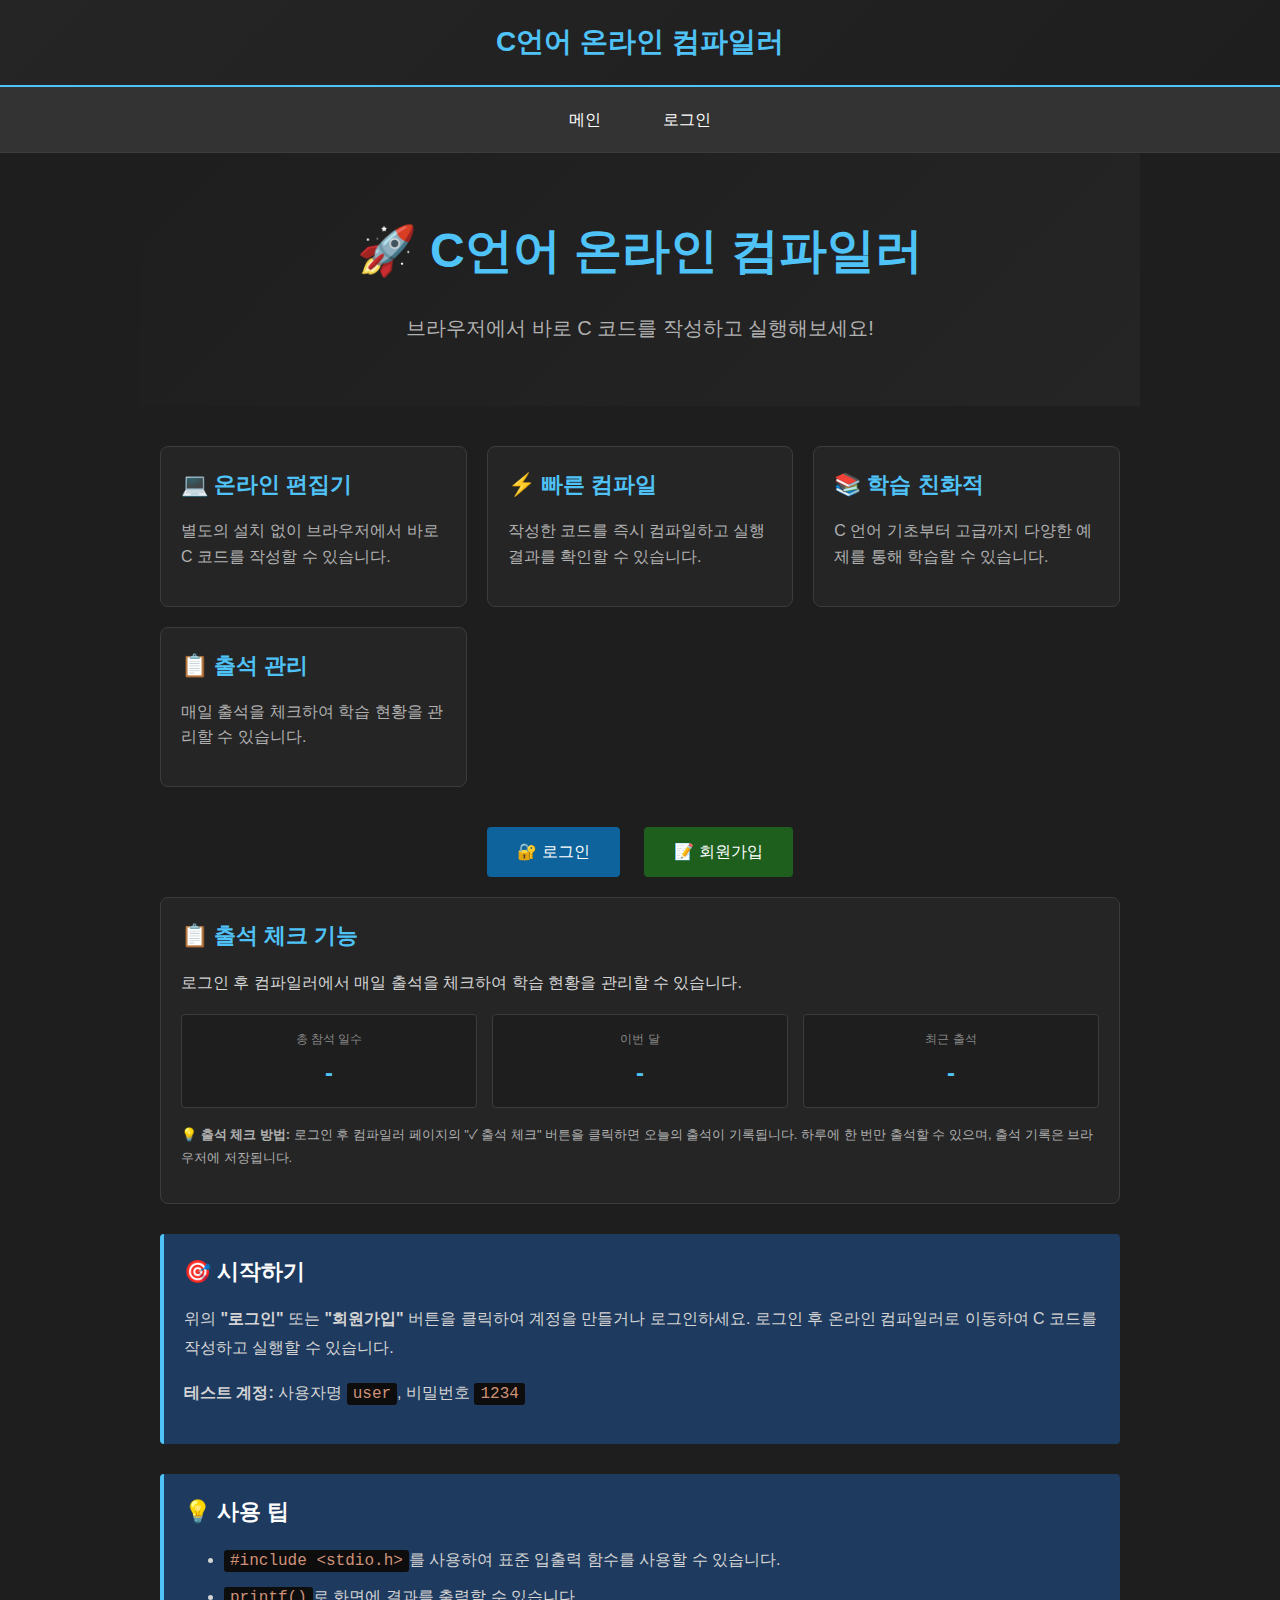
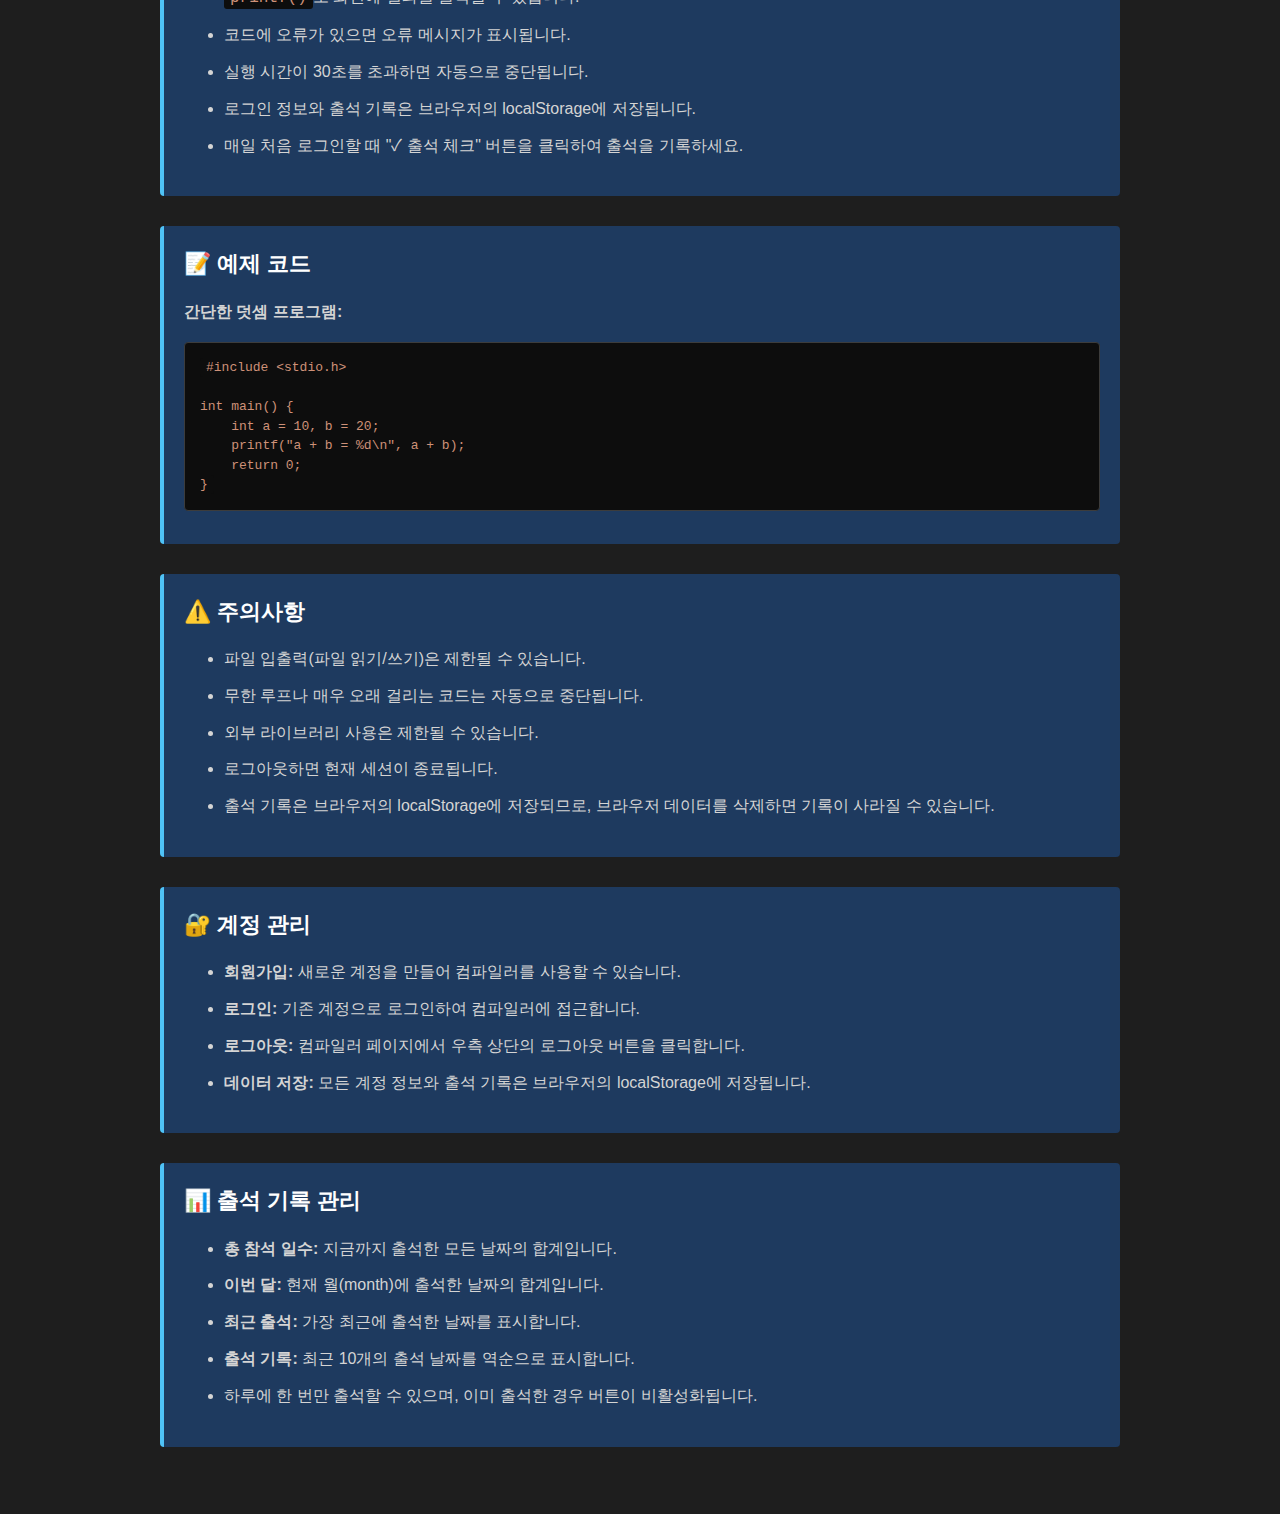
<file: index.html>
<!DOCTYPE html>
<html lang="ko">
<head>
  <meta charset="UTF-8">
  <meta name="viewport" content="width=device-width, initial-scale=1.0">
  <title>C언어 코딩 학습 사이트</title>
  <link rel="stylesheet" href="styles.css">
  <style>
    .hero {
      text-align: center;
      padding: 60px 20px;
      background: linear-gradient(135deg, #1e1e1e 0%, #252526 100%);
      margin: -40px -20px 40px -20px;
    }

    .hero h1 {
      font-size: 48px;
      margin: 0 0 20px 0;
      color: #4fc3f7;
    }

    .hero p {
      font-size: 20px;
      color: #b0b0b0;
      margin: 0;
    }

    .features {
      display: grid;
      grid-template-columns: repeat(auto-fit, minmax(250px, 1fr));
      gap: 20px;
      margin: 40px 0;
    }

    .feature-card {
      background-color: #252526;
      border: 1px solid #3c3c3c;
      border-radius: 8px;
      padding: 20px;
      transition: all 0.3s ease;
    }

    .feature-card:hover {
      border-color: #4fc3f7;
      box-shadow: 0 0 10px rgba(79, 195, 247, 0.2);
      transform: translateY(-5px);
    }

    .feature-card h3 {
      color: #4fc3f7;
      margin-top: 0;
    }

    .feature-card p {
      color: #b0b0b0;
      line-height: 1.6;
    }

    .cta-button {
      display: inline-block;
      background-color: #0e639c;
      color: #ffffff;
      padding: 15px 40px;
      text-decoration: none;
      border-radius: 4px;
      font-size: 18px;
      margin-top: 20px;
      transition: background-color 0.3s;
    }

    .cta-button:hover {
      background-color: #1177bb;
    }

    .info-section {
      background-color: #1e3a5f;
      border-left: 4px solid #4fc3f7;
      padding: 20px;
      border-radius: 4px;
      margin: 30px 0;
    }

    .info-section h3 {
      margin-top: 0;
    }

    code {
      background-color: #0d0d0d;
      padding: 2px 6px;
      border-radius: 3px;
      font-family: 'Consolas', monospace;
    }

    .auth-buttons {
      text-align: center;
      margin: 20px 0;
    }

    .auth-btn {
      display: inline-block;
      margin: 0 10px;
      padding: 12px 30px;
      background-color: #0e639c;
      color: white;
      text-decoration: none;
      border-radius: 4px;
      font-size: 16px;
      transition: background-color 0.3s;
    }

    .auth-btn:hover {
      background-color: #1177bb;
    }

    .auth-btn.signup {
      background-color: #1e5f1e;
    }

    .auth-btn.signup:hover {
      background-color: #2a7f2a;
    }

    .attendance-preview {
      background-color: #252526;
      border: 1px solid #3c3c3c;
      border-radius: 8px;
      padding: 20px;
      margin: 20px 0;
    }

    .attendance-preview h3 {
      color: #4fc3f7;
      margin-top: 0;
    }

    .attendance-preview-grid {
      display: grid;
      grid-template-columns: repeat(auto-fit, minmax(150px, 1fr));
      gap: 15px;
      margin: 15px 0;
    }

    .preview-stat {
      background-color: #1e1e1e;
      border: 1px solid #3c3c3c;
      border-radius: 4px;
      padding: 15px;
      text-align: center;
    }

    .preview-stat-label {
      color: #888888;
      font-size: 12px;
      margin-bottom: 5px;
    }

    .preview-stat-value {
      color: #4fc3f7;
      font-size: 24px;
      font-weight: bold;
    }
  </style>
</head>
<body>
<header>C언어 온라인 컴파일러</header>

<nav>
  <a href="index.html">메인</a>
  <a href="login.html">로그인</a>
</nav>

<div class="container">
  <div class="hero">
    <h1>🚀 C언어 온라인 컴파일러</h1>
    <p>브라우저에서 바로 C 코드를 작성하고 실행해보세요!</p>
  </div>

  <div class="features">
    <div class="feature-card">
      <h3>💻 온라인 편집기</h3>
      <p>별도의 설치 없이 브라우저에서 바로 C 코드를 작성할 수 있습니다.</p>
    </div>

    <div class="feature-card">
      <h3>⚡ 빠른 컴파일</h3>
      <p>작성한 코드를 즉시 컴파일하고 실행 결과를 확인할 수 있습니다.</p>
    </div>

    <div class="feature-card">
      <h3>📚 학습 친화적</h3>
      <p>C 언어 기초부터 고급까지 다양한 예제를 통해 학습할 수 있습니다.</p>
    </div>

    <div class="feature-card">
      <h3>📋 출석 관리</h3>
      <p>매일 출석을 체크하여 학습 현황을 관리할 수 있습니다.</p>
    </div>
  </div>

  <div class="auth-buttons">
    <a href="login.html" class="auth-btn">🔐 로그인</a>
    <a href="signup.html" class="auth-btn signup">📝 회원가입</a>
  </div>

  <!-- 출석 체크 기능 설명 -->
  <div class="attendance-preview">
    <h3>📋 출석 체크 기능</h3>
    <p>로그인 후 컴파일러에서 매일 출석을 체크하여 학습 현황을 관리할 수 있습니다.</p>
    
    <div class="attendance-preview-grid">
      <div class="preview-stat">
        <div class="preview-stat-label">총 참석 일수</div>
        <div class="preview-stat-value">-</div>
      </div>
      <div class="preview-stat">
        <div class="preview-stat-label">이번 달</div>
        <div class="preview-stat-value">-</div>
      </div>
      <div class="preview-stat">
        <div class="preview-stat-label">최근 출석</div>
        <div class="preview-stat-value">-</div>
      </div>
    </div>

    <p style="color: #b0b0b0; font-size: 13px;">
      💡 <strong>출석 체크 방법:</strong> 로그인 후 컴파일러 페이지의 "✓ 출석 체크" 버튼을 클릭하면 오늘의 출석이 기록됩니다. 
      하루에 한 번만 출석할 수 있으며, 출석 기록은 브라우저에 저장됩니다.
    </p>
  </div>

  <div class="info-section">
    <h3>🎯 시작하기</h3>
    <p>위의 <strong>"로그인"</strong> 또는 <strong>"회원가입"</strong> 버튼을 클릭하여 계정을 만들거나 로그인하세요. 로그인 후 온라인 컴파일러로 이동하여 C 코드를 작성하고 실행할 수 있습니다.</p>
    <p><strong>테스트 계정:</strong> 사용자명 <code>user</code>, 비밀번호 <code>1234</code></p>
  </div>

  <div class="info-section">
    <h3>💡 사용 팁</h3>
    <ul>
      <li><code>#include &lt;stdio.h&gt;</code>를 사용하여 표준 입출력 함수를 사용할 수 있습니다.</li>
      <li><code>printf()</code>로 화면에 결과를 출력할 수 있습니다.</li>
      <li>코드에 오류가 있으면 오류 메시지가 표시됩니다.</li>
      <li>실행 시간이 30초를 초과하면 자동으로 중단됩니다.</li>
      <li>로그인 정보와 출석 기록은 브라우저의 localStorage에 저장됩니다.</li>
      <li>매일 처음 로그인할 때 "✓ 출석 체크" 버튼을 클릭하여 출석을 기록하세요.</li>
    </ul>
  </div>

  <div class="info-section">
    <h3>📝 예제 코드</h3>
    <p><strong>간단한 덧셈 프로그램:</strong></p>
    <pre style="background-color: #0d0d0d; padding: 15px; border-radius: 4px; overflow-x: auto;"><code>#include &lt;stdio.h&gt;

int main() {
    int a = 10, b = 20;
    printf("a + b = %d\n", a + b);
    return 0;
}</code></pre>
  </div>

  <div class="info-section">
    <h3>⚠️ 주의사항</h3>
    <ul>
      <li>파일 입출력(파일 읽기/쓰기)은 제한될 수 있습니다.</li>
      <li>무한 루프나 매우 오래 걸리는 코드는 자동으로 중단됩니다.</li>
      <li>외부 라이브러리 사용은 제한될 수 있습니다.</li>
      <li>로그아웃하면 현재 세션이 종료됩니다.</li>
      <li>출석 기록은 브라우저의 localStorage에 저장되므로, 브라우저 데이터를 삭제하면 기록이 사라질 수 있습니다.</li>
    </ul>
  </div>

  <div class="info-section">
    <h3>🔐 계정 관리</h3>
    <ul>
      <li><strong>회원가입:</strong> 새로운 계정을 만들어 컴파일러를 사용할 수 있습니다.</li>
      <li><strong>로그인:</strong> 기존 계정으로 로그인하여 컴파일러에 접근합니다.</li>
      <li><strong>로그아웃:</strong> 컴파일러 페이지에서 우측 상단의 로그아웃 버튼을 클릭합니다.</li>
      <li><strong>데이터 저장:</strong> 모든 계정 정보와 출석 기록은 브라우저의 localStorage에 저장됩니다.</li>
    </ul>
  </div>

  <div class="info-section">
    <h3>📊 출석 기록 관리</h3>
    <ul>
      <li><strong>총 참석 일수:</strong> 지금까지 출석한 모든 날짜의 합계입니다.</li>
      <li><strong>이번 달:</strong> 현재 월(month)에 출석한 날짜의 합계입니다.</li>
      <li><strong>최근 출석:</strong> 가장 최근에 출석한 날짜를 표시합니다.</li>
      <li><strong>출석 기록:</strong> 최근 10개의 출석 날짜를 역순으로 표시합니다.</li>
      <li>하루에 한 번만 출석할 수 있으며, 이미 출석한 경우 버튼이 비활성화됩니다.</li>
    </ul>
  </div>
</div>

<script>
// 페이지 로드 시 로그인 상태 확인
window.addEventListener('load', () => {
  const currentUser = localStorage.getItem('currentUser');
  if (currentUser) {
    // 이미 로그인되어 있으면 editor.html로 리다이렉트
    // (선택사항: 사용자가 메인 페이지를 보고 싶으면 이 부분 제거)
  }
});
</script>
</body>
</html>
</file>
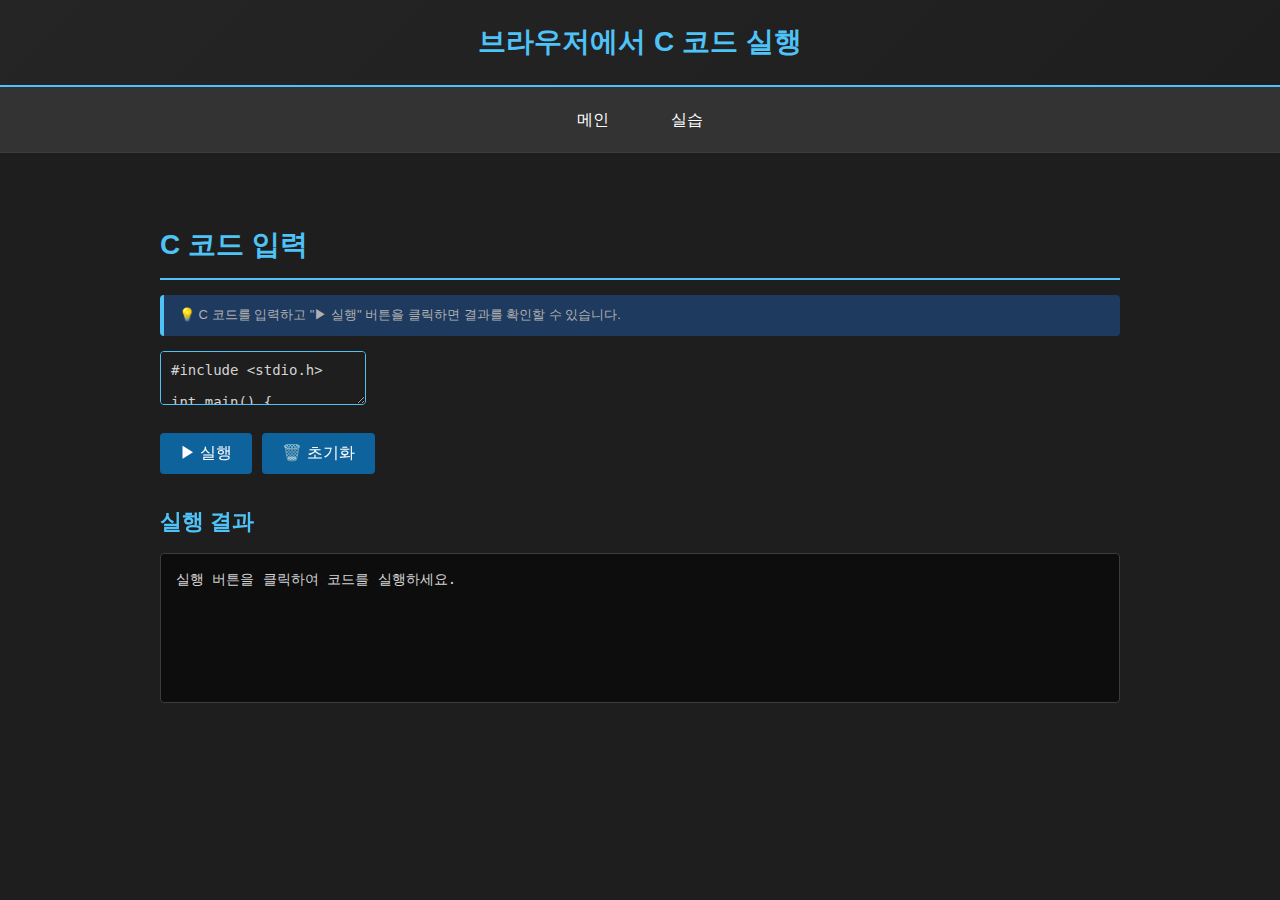
<file: editor.html>
<!DOCTYPE html>
<html lang="ko">
<head>
<meta charset="UTF-8">
<meta name="viewport" content="width=device-width, initial-scale=1.0">
<title>C언어 온라인 컴파일러</title>
<link rel="stylesheet" href="styles.css">
<style>
  #output {
    background-color: #0d0d0d;
    border: 1px solid #3c3c3c;
    padding: 15px;
    border-radius: 4px;
    min-height: 150px;
    max-height: 400px;
    overflow-y: auto;
    font-size: 14px;
    line-height: 1.5;
    white-space: pre-wrap;
    word-wrap: break-word;
  }

  .button-group {
    display: flex;
    gap: 10px;
    margin: 20px 0;
  }

  button {
    background-color: #0e639c;
    color: #ffffff;
    border: none;
    padding: 10px 20px;
    font-size: 16px;
    border-radius: 4px;
    cursor: pointer;
    transition: background-color 0.3s;
  }

  button:hover {
    background-color: #1177bb;
  }

  button:active {
    background-color: #0d5a8f;
  }

  button:disabled {
    background-color: #555555;
    cursor: not-allowed;
  }

  .status {
    margin-top: 10px;
    padding: 10px;
    border-radius: 4px;
    font-size: 14px;
    display: none;
  }

  .status.info {
    background-color: #1e3a5f;
    color: #4fc3f7;
    display: block;
  }

  .status.error {
    background-color: #5f1e1e;
    color: #ff6b6b;
    display: block;
  }

  .status.success {
    background-color: #1e5f1e;
    color: #6bff6b;
    display: block;
  }

  textarea {
    background-color: #1e1e1e;
    color: #d4d4d4;
    border: 1px solid #3c3c3c;
    padding: 10px;
    font-family: 'Consolas', 'Monaco', monospace;
    font-size: 14px;
    border-radius: 4px;
  }

  textarea:focus {
    outline: none;
    border-color: #4fc3f7;
  }

  h2, h3 {
    color: #4fc3f7;
    margin-top: 30px;
  }

  .info-box {
    background-color: #1e3a5f;
    border-left: 4px solid #4fc3f7;
    padding: 10px 15px;
    margin: 15px 0;
    border-radius: 4px;
    font-size: 13px;
    color: #b0b0b0;
  }
</style>
</head>
<body>
<header>브라우저에서 C 코드 실행</header>

<nav>
  <a href="index.html">메인</a>
  <a href="editor.html">실습</a>
</nav>

<div class="container">
  <h2>C 코드 입력</h2>
  <div class="info-box">
    💡 C 코드를 입력하고 "▶ 실행" 버튼을 클릭하면 결과를 확인할 수 있습니다.
  </div>
  
  <textarea id="code" placeholder="C 코드를 여기에 입력하세요...">#include <stdio.h>

int main() {
    printf("Hello from C!\n");
    return 0;
}</textarea>
  
  <div class="button-group">
    <button id="runBtn" onclick="runCode()">▶ 실행</button>
    <button id="clearBtn" onclick="clearCode()">🗑️ 초기화</button>
  </div>

  <div id="status" class="status"></div>

  <h3>실행 결과</h3>
  <pre id="output">실행 버튼을 클릭하여 코드를 실행하세요.</pre>
</div>

<script>
// Paiza API 설정
const PAIZA_API_KEY = 'guest'; // 공개 API 키 (제한된 기능)
const PAIZA_API_URL = 'https://api.paiza.io/api/v1/runners/create';

// 상태 메시지 표시 함수
function showStatus(message, type = 'info') {
  const statusEl = document.getElementById('status');
  statusEl.textContent = message;
  statusEl.className = `status ${type}`;
  
  if (type === 'success' || type === 'error') {
    setTimeout(() => {
      statusEl.className = 'status';
    }, 3000);
  }
}

// 코드 실행 함수
async function runCode() {
  const code = document.getElementById('code').value;
  const output = document.getElementById('output');
  const runBtn = document.getElementById('runBtn');

  if (!code.trim()) {
    showStatus('❌ 코드를 입력해주세요.', 'error');
    return;
  }

  // UI 업데이트
  runBtn.disabled = true;
  output.textContent = '⏳ 코드 실행 중...\n\n(서버에서 컴파일 중입니다...)';
  showStatus('⏳ 코드를 서버에 전송하고 있습니다...', 'info');

  try {
    // Paiza API를 사용한 C 코드 컴파일
    const response = await fetch(PAIZA_API_URL, {
      method: 'POST',
      headers: {
        'Content-Type': 'application/x-www-form-urlencoded',
      },
      body: new URLSearchParams({
        'language': 'c',
        'source_code': code,
        'api_key': PAIZA_API_KEY,
      }),
    });

    if (!response.ok) {
      throw new Error(`HTTP error! status: ${response.status}`);
    }

    const data = await response.json();

    if (data.error) {
      showStatus(`❌ 오류: ${data.error}`, 'error');
      output.textContent = `❌ 컴파일 오류:\n${data.error}`;
      return;
    }

    const executionId = data.id;

    // 실행 결과 조회 (폴링)
    let attempts = 0;
    const maxAttempts = 30; // 최대 30초 대기

    const checkResult = async () => {
      attempts++;

      const statusResponse = await fetch(
        `https://api.paiza.io/api/v1/runners/get_status?id=${executionId}&api_key=${PAIZA_API_KEY}`
      );

      const statusData = await statusResponse.json();

      if (statusData.status === 'completed') {
        // 결과 출력
        let resultText = '';

        if (statusData.stdout) {
          resultText += '📤 표준 출력:\n' + statusData.stdout;
        }

        if (statusData.stderr) {
          if (resultText) resultText += '\n\n';
          resultText += '⚠️ 오류 출력:\n' + statusData.stderr;
        }

        if (!statusData.stdout && !statusData.stderr) {
          resultText = '✅ 코드가 성공적으로 실행되었습니다.\n(출력 없음)';
        }

        output.textContent = resultText;
        showStatus('✅ 코드 실행이 완료되었습니다.', 'success');
        return;
      } else if (statusData.status === 'running') {
        output.textContent = `⏳ 코드 실행 중...\n\n(${attempts}초 경과)`;

        if (attempts < maxAttempts) {
          setTimeout(checkResult, 1000);
        } else {
          showStatus('❌ 실행 시간 초과 (30초 이상)', 'error');
          output.textContent = '❌ 실행 시간이 초과되었습니다.\n코드를 확인하고 다시 시도해주세요.';
        }
      } else if (statusData.status === 'failed') {
        showStatus('❌ 코드 실행 실패', 'error');
        output.textContent = `❌ 실행 실패:\n${statusData.stderr || '알 수 없는 오류'}`;
      }
    };

    // 첫 번째 상태 확인
    setTimeout(checkResult, 500);

  } catch (error) {
    showStatus(`❌ 오류 발생: ${error.message}`, 'error');
    output.textContent = `❌ 오류 발생:\n${error.message}\n\n팁: 인터넷 연결을 확인하고 다시 시도해주세요.`;
  } finally {
    runBtn.disabled = false;
  }
}

// 코드 초기화 함수
function clearCode() {
  if (confirm('코드를 초기화하시겠습니까?')) {
    document.getElementById('code').value = '#include <stdio.h>\n\nint main() {\n    printf("Hello from C!\\n");\n    return 0;\n}';
    document.getElementById('output').textContent = '실행 버튼을 클릭하여 코드를 실행하세요.';
    document.getElementById('status').className = 'status';
  }
}

// 페이지 로드 시 코드 영역에 포커스
window.addEventListener('load', () => {
  document.getElementById('code').focus();
});
</script>
</body>
</html>
</file>
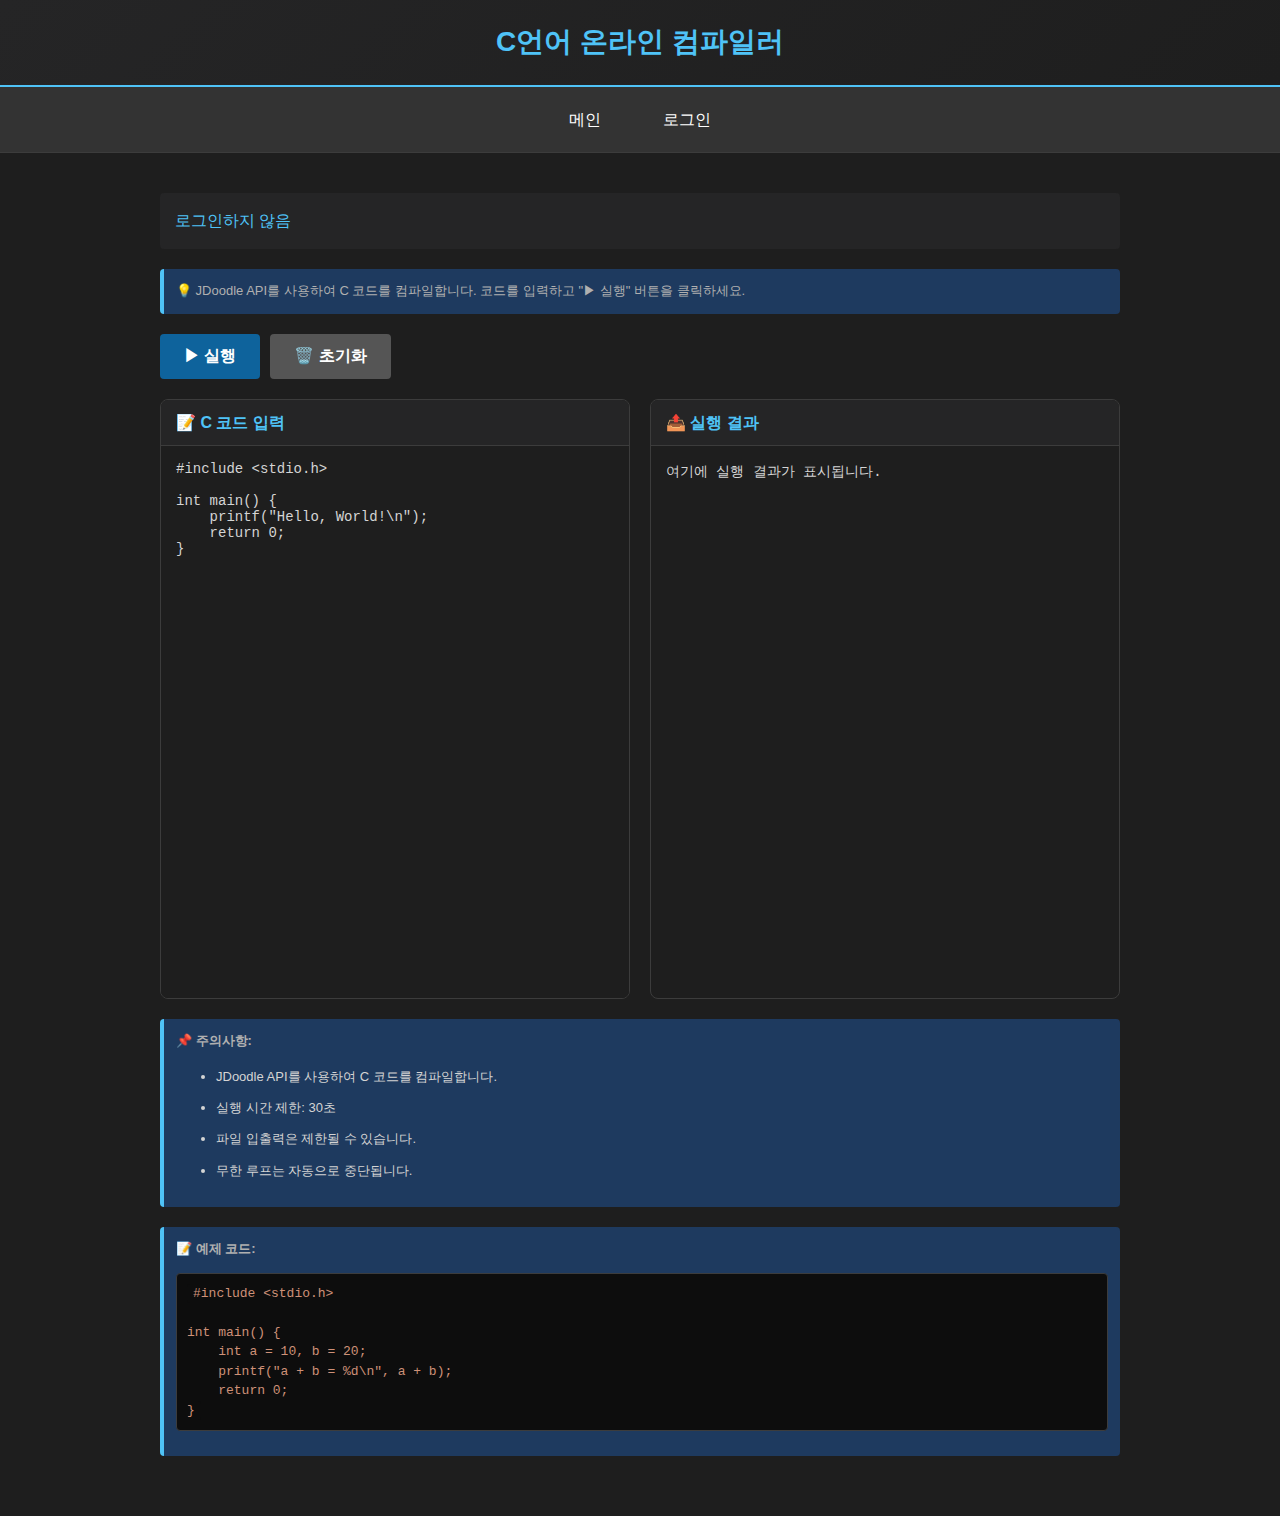
<file: editor_jdoodle.html>
<!DOCTYPE html>
<html lang="ko">
<head>
  <meta charset="UTF-8">
  <meta name="viewport" content="width=device-width, initial-scale=1.0">
  <title>C코드 입력 - JDoodle API 사용</title>
  <link rel="stylesheet" href="styles.css">
  <style>
    .editor-container {
      display: grid;
      grid-template-columns: 1fr 1fr;
      gap: 20px;
      margin: 20px 0;
      height: 600px;
    }

    .editor-section, .output-section {
      display: flex;
      flex-direction: column;
      background-color: #1e1e1e;
      border: 1px solid #3c3c3c;
      border-radius: 8px;
      overflow: hidden;
    }

    .section-title {
      background-color: #252526;
      padding: 10px 15px;
      color: #4fc3f7;
      font-weight: bold;
      border-bottom: 1px solid #3c3c3c;
    }

    textarea {
      flex: 1;
      padding: 15px;
      background-color: #1e1e1e;
      color: #d4d4d4;
      border: none;
      font-family: 'Consolas', 'Monaco', monospace;
      font-size: 14px;
      resize: none;
      outline: none;
    }

    textarea:focus {
      background-color: #252526;
    }

    .output-content {
      flex: 1;
      padding: 15px;
      color: #d4d4d4;
      font-family: 'Consolas', 'Monaco', monospace;
      font-size: 14px;
      overflow-y: auto;
      white-space: pre-wrap;
      word-wrap: break-word;
    }

    .output-content.error {
      color: #ff6b6b;
    }

    .output-content.success {
      color: #6bff6b;
    }

    .button-group {
      display: flex;
      gap: 10px;
      margin: 20px 0;
      flex-wrap: wrap;
    }

    button {
      padding: 12px 24px;
      background-color: #0e639c;
      color: white;
      border: none;
      border-radius: 4px;
      font-size: 16px;
      font-weight: 600;
      cursor: pointer;
      transition: background-color 0.3s;
    }

    button:hover {
      background-color: #1177bb;
    }

    button:active {
      background-color: #0d5a8f;
    }

    button:disabled {
      background-color: #555555;
      cursor: not-allowed;
    }

    .clear-btn {
      background-color: #555555;
    }

    .clear-btn:hover {
      background-color: #666666;
    }

    .loading {
      display: none;
      text-align: center;
      color: #4fc3f7;
      margin: 20px 0;
    }

    .spinner {
      border: 3px solid #3c3c3c;
      border-top: 3px solid #4fc3f7;
      border-radius: 50%;
      width: 20px;
      height: 20px;
      animation: spin 1s linear infinite;
      display: inline-block;
      margin-right: 10px;
    }

    @keyframes spin {
      0% { transform: rotate(0deg); }
      100% { transform: rotate(360deg); }
    }

    .info-box {
      background-color: #1e3a5f;
      border-left: 4px solid #4fc3f7;
      padding: 12px;
      border-radius: 4px;
      margin: 20px 0;
      font-size: 13px;
      color: #b0b0b0;
    }

    .user-info {
      display: flex;
      justify-content: space-between;
      align-items: center;
      margin-bottom: 20px;
      padding: 15px;
      background-color: #252526;
      border-radius: 4px;
    }

    .user-email {
      color: #4fc3f7;
    }

    .logout-btn {
      background-color: #c82333;
      padding: 8px 16px;
      font-size: 14px;
    }

    .logout-btn:hover {
      background-color: #a01d28;
    }

    @media (max-width: 768px) {
      .editor-container {
        grid-template-columns: 1fr;
        height: auto;
      }

      .editor-section, .output-section {
        height: 400px;
      }
    }
  </style>
</head>
<body>
<header>C언어 온라인 컴파일러</header>

<nav>
  <a href="index.html">메인</a>
  <a href="login.html">로그인</a>
</nav>

<div class="container">
  <div class="user-info">
    <span class="user-email" id="userEmail">로그인하지 않음</span>
    <button class="logout-btn" onclick="logout()" id="logoutBtn" style="display: none;">로그아웃</button>
  </div>

  <div class="info-box">
    💡 JDoodle API를 사용하여 C 코드를 컴파일합니다. 코드를 입력하고 "▶ 실행" 버튼을 클릭하세요.
  </div>

  <div class="button-group">
    <button onclick="runCode()" id="runBtn">▶ 실행</button>
    <button class="clear-btn" onclick="clearCode()">🗑️ 초기화</button>
  </div>

  <div class="loading" id="loading">
    <div class="spinner"></div>
    컴파일 중...
  </div>

  <div class="editor-container">
    <div class="editor-section">
      <div class="section-title">📝 C 코드 입력</div>
      <textarea id="codeEditor" placeholder="#include <stdio.h>

int main() {
    printf(&quot;Hello, World!\n&quot;);
    return 0;
}">#include <stdio.h>

int main() {
    printf("Hello, World!\n");
    return 0;
}</textarea>
    </div>

    <div class="output-section">
      <div class="section-title">📤 실행 결과</div>
      <div class="output-content" id="output">여기에 실행 결과가 표시됩니다.</div>
    </div>
  </div>

  <div class="info-box">
    <strong>📌 주의사항:</strong>
    <ul>
      <li>JDoodle API를 사용하여 C 코드를 컴파일합니다.</li>
      <li>실행 시간 제한: 30초</li>
      <li>파일 입출력은 제한될 수 있습니다.</li>
      <li>무한 루프는 자동으로 중단됩니다.</li>
    </ul>
  </div>

  <div class="info-box">
    <strong>📝 예제 코드:</strong>
    <pre style="background-color: #0d0d0d; padding: 10px; border-radius: 4px; overflow-x: auto;"><code>#include &lt;stdio.h&gt;

int main() {
    int a = 10, b = 20;
    printf("a + b = %d\n", a + b);
    return 0;
}</code></pre>
  </div>
</div>

<script>
// JDoodle API 설정
const JDOODLE_API_URL = 'https://api.jdoodle.com/v1/execute';

// JDoodle 공개 테스트 클라이언트 ID와 시크릿
// 프로덕션 환경에서는 자신의 클라이언트 ID와 시크릿을 사용하세요
const JDOODLE_CLIENT_ID = 'c49ee66475faa64c22461c0b92e139'; // 테스트용 공개 ID
const JDOODLE_CLIENT_SECRET = '6d91f55dc3ec6804ad51a7c74083c1dc3a94193d8733e6a0e169b65453e27363'; // 테스트용 공개 시크릿

// 페이지 로드 시 로그인 상태 확인
window.addEventListener('load', () => {
  const currentUser = localStorage.getItem('currentUser');
  if (currentUser) {
    document.getElementById('userEmail').textContent = currentUser;
    document.getElementById('logoutBtn').style.display = 'block';
  }
});

// C 코드 실행 함수
async function runCode() {
  const code = document.getElementById('codeEditor').value;
  const output = document.getElementById('output');
  const runBtn = document.getElementById('runBtn');
  const loading = document.getElementById('loading');

  if (!code.trim()) {
    output.textContent = '❌ 코드를 입력해주세요.';
    output.className = 'output-content error';
    return;
  }

  // UI 업데이트
  runBtn.disabled = true;
  loading.style.display = 'block';
  output.textContent = '';
  output.className = 'output-content';

  try {
    // JDoodle API 요청
    const response = await fetch(JDOODLE_API_URL, {
      method: 'POST',
      headers: {
        'Content-Type': 'application/json'
      },
      body: JSON.stringify({
        clientId: JDOODLE_CLIENT_ID,
        clientSecret: JDOODLE_CLIENT_SECRET,
        script: code,
        language: 'c',
        versionIndex: '5' // C 언어 (GCC)
      })
    });

    if (!response.ok) {
      throw new Error(`HTTP error! status: ${response.status}`);
    }

    const result = await response.json();

    // 결과 표시
    loading.style.display = 'none';
    runBtn.disabled = false;

    if (result.error && result.error.trim()) {
      // 컴파일 오류
      output.textContent = `❌ 오류:\n${result.error}`;
      output.className = 'output-content error';
    } else if (result.output) {
      // 성공적인 실행
      output.textContent = result.output;
      output.className = 'output-content success';
    } else {
      // 출력이 없는 경우
      output.textContent = '✅ 코드가 성공적으로 실행되었습니다.';
      output.className = 'output-content success';
    }

  } catch (error) {
    loading.style.display = 'none';
    runBtn.disabled = false;
    output.textContent = `❌ 오류: ${error.message}\n\n팁: JDoodle API에 접근할 수 없습니다. 네트워크 연결을 확인하세요.`;
    output.className = 'output-content error';
    console.error('JDoodle API 오류:', error);
  }
}

// 코드 초기화 함수
function clearCode() {
  if (confirm('코드를 초기화하시겠습니까?')) {
    document.getElementById('codeEditor').value = '#include <stdio.h>\n\nint main() {\n    printf("Hello, World!\\n");\n    return 0;\n}';
    document.getElementById('output').textContent = '여기에 실행 결과가 표시됩니다.';
    document.getElementById('output').className = 'output-content';
  }
}

// 로그아웃 함수
function logout() {
  localStorage.removeItem('currentUser');
  window.location.href = 'login.html';
}

// Enter 키로 코드 실행 (Ctrl+Enter)
document.addEventListener('keydown', (e) => {
  if ((e.ctrlKey || e.metaKey) && e.key === 'Enter') {
    runCode();
  }
});
</script>
</body>
</html>
</file>
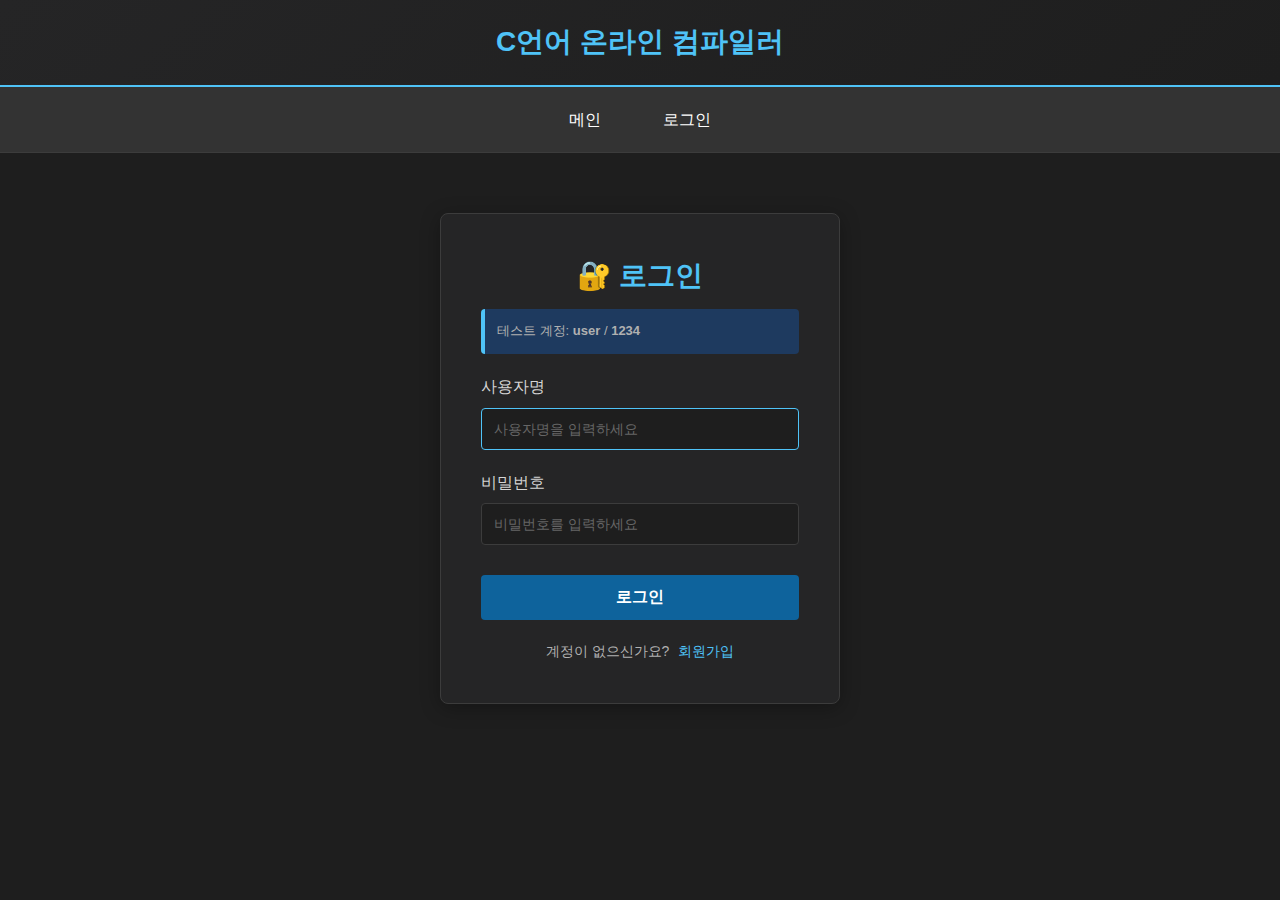
<file: login.html>
<!DOCTYPE html>
<html lang="ko">
<head>
<meta charset="UTF-8">
<meta name="viewport" content="width=device-width, initial-scale=1.0">
<title>로그인 - C언어 온라인 컴파일러</title>
<link rel="stylesheet" href="styles.css">
<style>
  .auth-container {
    max-width: 400px;
    margin: 60px auto;
    padding: 40px;
    background-color: #252526;
    border: 1px solid #3c3c3c;
    border-radius: 8px;
    box-shadow: 0 4px 20px rgba(0, 0, 0, 0.3);
  }

  .auth-container h1 {
    text-align: center;
    color: #4fc3f7;
    margin-top: 0;
    font-size: 28px;
  }

  .form-group {
    margin-bottom: 20px;
  }

  .form-group label {
    display: block;
    margin-bottom: 8px;
    color: #d4d4d4;
    font-weight: 500;
  }

  .form-group input {
    width: 100%;
    padding: 12px;
    background-color: #1e1e1e;
    color: #d4d4d4;
    border: 1px solid #3c3c3c;
    border-radius: 4px;
    font-size: 14px;
    box-sizing: border-box;
    transition: border-color 0.3s;
  }

  .form-group input:focus {
    outline: none;
    border-color: #4fc3f7;
  }

  .form-group input::placeholder {
    color: #666666;
  }

  .btn-login {
    width: 100%;
    padding: 12px;
    background-color: #0e639c;
    color: #ffffff;
    border: none;
    border-radius: 4px;
    font-size: 16px;
    font-weight: 600;
    cursor: pointer;
    transition: background-color 0.3s;
    margin-top: 10px;
  }

  .btn-login:hover {
    background-color: #1177bb;
  }

  .btn-login:active {
    background-color: #0d5a8f;
  }

  .message {
    margin-top: 15px;
    padding: 12px;
    border-radius: 4px;
    text-align: center;
    font-size: 14px;
    display: none;
  }

  .message.error {
    background-color: #5f1e1e;
    color: #ff6b6b;
    display: block;
  }

  .message.success {
    background-color: #1e5f1e;
    color: #6bff6b;
    display: block;
  }

  .auth-link {
    text-align: center;
    margin-top: 20px;
    color: #b0b0b0;
    font-size: 14px;
  }

  .auth-link a {
    color: #4fc3f7;
    text-decoration: none;
    margin-left: 5px;
  }

  .auth-link a:hover {
    text-decoration: underline;
  }

  .info-box {
    background-color: #1e3a5f;
    border-left: 4px solid #4fc3f7;
    padding: 12px;
    border-radius: 4px;
    margin-bottom: 20px;
    font-size: 13px;
    color: #b0b0b0;
  }
</style>
</head>
<body>
<header>C언어 온라인 컴파일러</header>

<nav>
  <a href="index.html">메인</a>
  <a href="login.html">로그인</a>
</nav>

<div class="auth-container">
  <h1>🔐 로그인</h1>
  
  <div class="info-box">
    테스트 계정: <strong>user</strong> / <strong>1234</strong>
  </div>

  <form id="loginForm" onsubmit="handleLogin(event)">
    <div class="form-group">
      <label for="username">사용자명</label>
      <input 
        type="text" 
        id="username" 
        placeholder="사용자명을 입력하세요" 
        required
        autocomplete="username"
      >
    </div>

    <div class="form-group">
      <label for="password">비밀번호</label>
      <input 
        type="password" 
        id="password" 
        placeholder="비밀번호를 입력하세요" 
        required
        autocomplete="current-password"
      >
    </div>

    <button type="submit" class="btn-login">로그인</button>
  </form>

  <div id="message" class="message"></div>

  <div class="auth-link">
    계정이 없으신가요?
    <a href="signup.html">회원가입</a>
  </div>
</div>

<script>
// 테스트 계정
const testAccount = {
  username: 'user',
  password: '1234'
};

function handleLogin(event) {
  event.preventDefault();

  const username = document.getElementById('username').value.trim();
  const password = document.getElementById('password').value;
  const messageEl = document.getElementById('message');

  // 입력값 검증
  if (!username || !password) {
    showMessage('사용자명과 비밀번호를 입력해주세요.', 'error');
    return;
  }

  // localStorage에서 사용자 데이터 조회
  const users = JSON.parse(localStorage.getItem('users') || '{}');
  
  // 테스트 계정 추가
  if (!users[testAccount.username]) {
    users[testAccount.username] = testAccount.password;
    localStorage.setItem('users', JSON.stringify(users));
  }

  // 사용자 인증
  if (users[username] && users[username] === password) {
    // 로그인 성공
    localStorage.setItem('currentUser', username);
    localStorage.setItem('loginTime', new Date().toISOString());
    
    showMessage('✅ 로그인 성공! 잠시만 기다려주세요...', 'success');
    
    setTimeout(() => {
      window.location.href = 'editor.html';
    }, 1000);
  } else {
    showMessage('❌ 사용자명 또는 비밀번호가 올바르지 않습니다.', 'error');
    document.getElementById('password').value = '';
  }
}

function showMessage(text, type) {
  const messageEl = document.getElementById('message');
  messageEl.textContent = text;
  messageEl.className = `message ${type}`;
}

// 페이지 로드 시 이미 로그인되어 있으면 editor.html로 리다이렉트
window.addEventListener('load', () => {
  const currentUser = localStorage.getItem('currentUser');
  if (currentUser) {
    window.location.href = 'editor.html';
  }
  
  // 사용자명 입력 필드에 포커스
  document.getElementById('username').focus();
});
</script>
</body>
</html>
</file>
<file: styles.css>
* {
  box-sizing: border-box;
}

body {
  background-color: #1e1e1e;
  color: #ffffff;
  font-family: 'Segoe UI', Tahoma, Geneva, Verdana, sans-serif;
  margin: 0;
  padding: 0;
  line-height: 1.6;
}

header {
  background: linear-gradient(135deg, #252526 0%, #1e1e1e 100%);
  padding: 20px;
  text-align: center;
  font-size: 28px;
  font-weight: 600;
  border-bottom: 2px solid #4fc3f7;
  color: #4fc3f7;
  box-shadow: 0 2px 10px rgba(0, 0, 0, 0.3);
}

nav {
  display: flex;
  justify-content: center;
  background: #333333;
  padding: 12px;
  gap: 30px;
  border-bottom: 1px solid #3c3c3c;
}

nav a {
  color: #ffffff;
  text-decoration: none;
  font-size: 16px;
  font-weight: 500;
  padding: 8px 16px;
  border-radius: 4px;
  transition: all 0.3s ease;
}

nav a:hover {
  color: #4fc3f7;
  background-color: rgba(79, 195, 247, 0.1);
}

nav a:active {
  background-color: rgba(79, 195, 247, 0.2);
}

.container {
  max-width: 1000px;
  margin: 0 auto;
  padding: 40px 20px;
}

h1, h2, h3, h4, h5, h6 {
  color: #ffffff;
  margin: 20px 0 10px 0;
}

h1 {
  font-size: 36px;
}

h2 {
  font-size: 28px;
  border-bottom: 2px solid #4fc3f7;
  padding-bottom: 10px;
}

h3 {
  font-size: 22px;
}

p {
  color: #d4d4d4;
  line-height: 1.8;
}

a {
  color: #4fc3f7;
  text-decoration: none;
  transition: color 0.3s ease;
}

a:hover {
  color: #81d4fa;
  text-decoration: underline;
}

pre {
  background-color: #0d0d0d;
  border: 1px solid #3c3c3c;
  border-radius: 4px;
  padding: 15px;
  overflow-x: auto;
  font-family: 'Consolas', 'Monaco', monospace;
  font-size: 13px;
  line-height: 1.5;
  color: #d4d4d4;
}

code {
  font-family: 'Consolas', 'Monaco', monospace;
  background-color: #0d0d0d;
  padding: 2px 6px;
  border-radius: 3px;
  color: #ce9178;
}

ul, ol {
  color: #d4d4d4;
  line-height: 1.8;
}

li {
  margin-bottom: 8px;
}

/* 반응형 디자인 */
@media (max-width: 768px) {
  header {
    font-size: 24px;
    padding: 15px;
  }

  nav {
    flex-direction: column;
    gap: 10px;
  }

  nav a {
    text-align: center;
  }

  .container {
    padding: 20px 15px;
  }

  h1 {
    font-size: 28px;
  }

  h2 {
    font-size: 22px;
  }

  h3 {
    font-size: 18px;
  }
}

/* 스크롤바 스타일 */
::-webkit-scrollbar {
  width: 10px;
  height: 10px;
}

::-webkit-scrollbar-track {
  background: #1e1e1e;
}

::-webkit-scrollbar-thumb {
  background: #3c3c3c;
  border-radius: 5px;
}

::-webkit-scrollbar-thumb:hover {
  background: #4fc3f7;
}

/* 선택 텍스트 스타일 */
::selection {
  background-color: #4fc3f7;
  color: #1e1e1e;
}

::-moz-selection {
  background-color: #4fc3f7;
  color: #1e1e1e;
}
</file>
